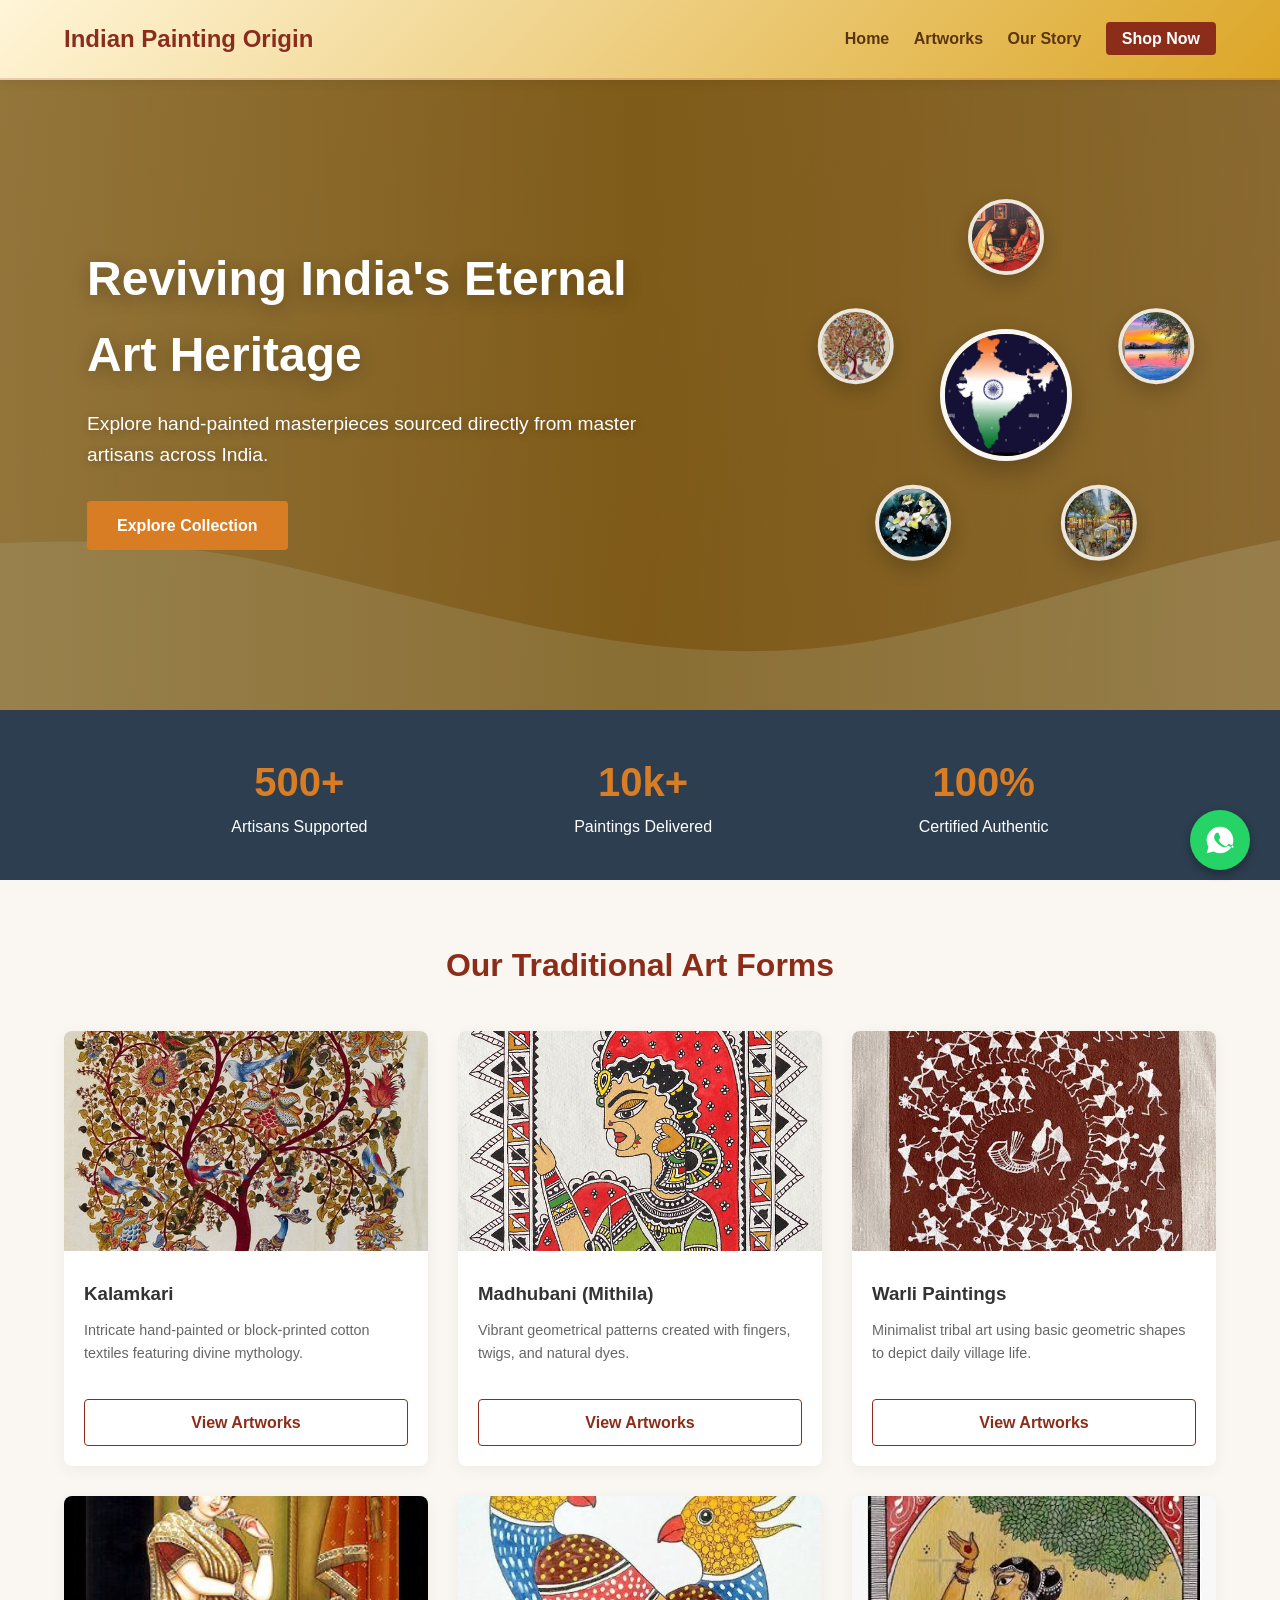
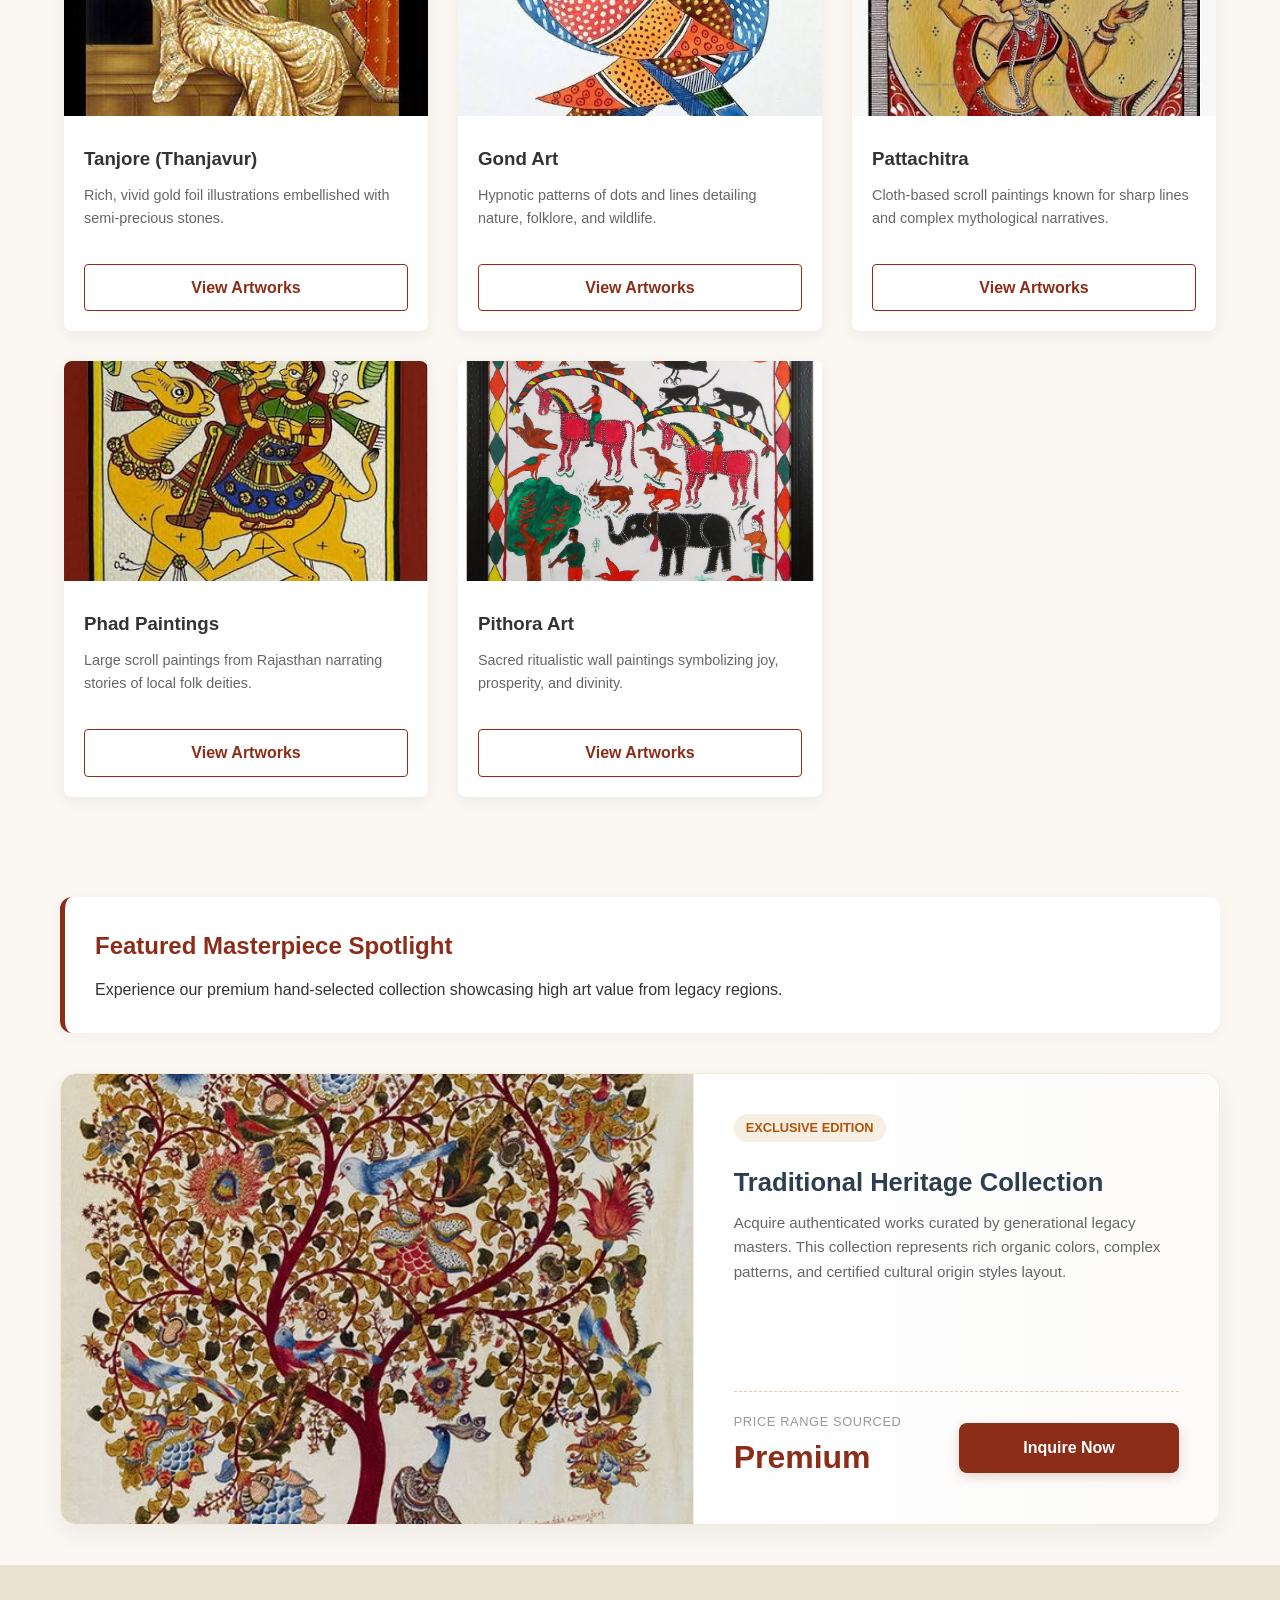
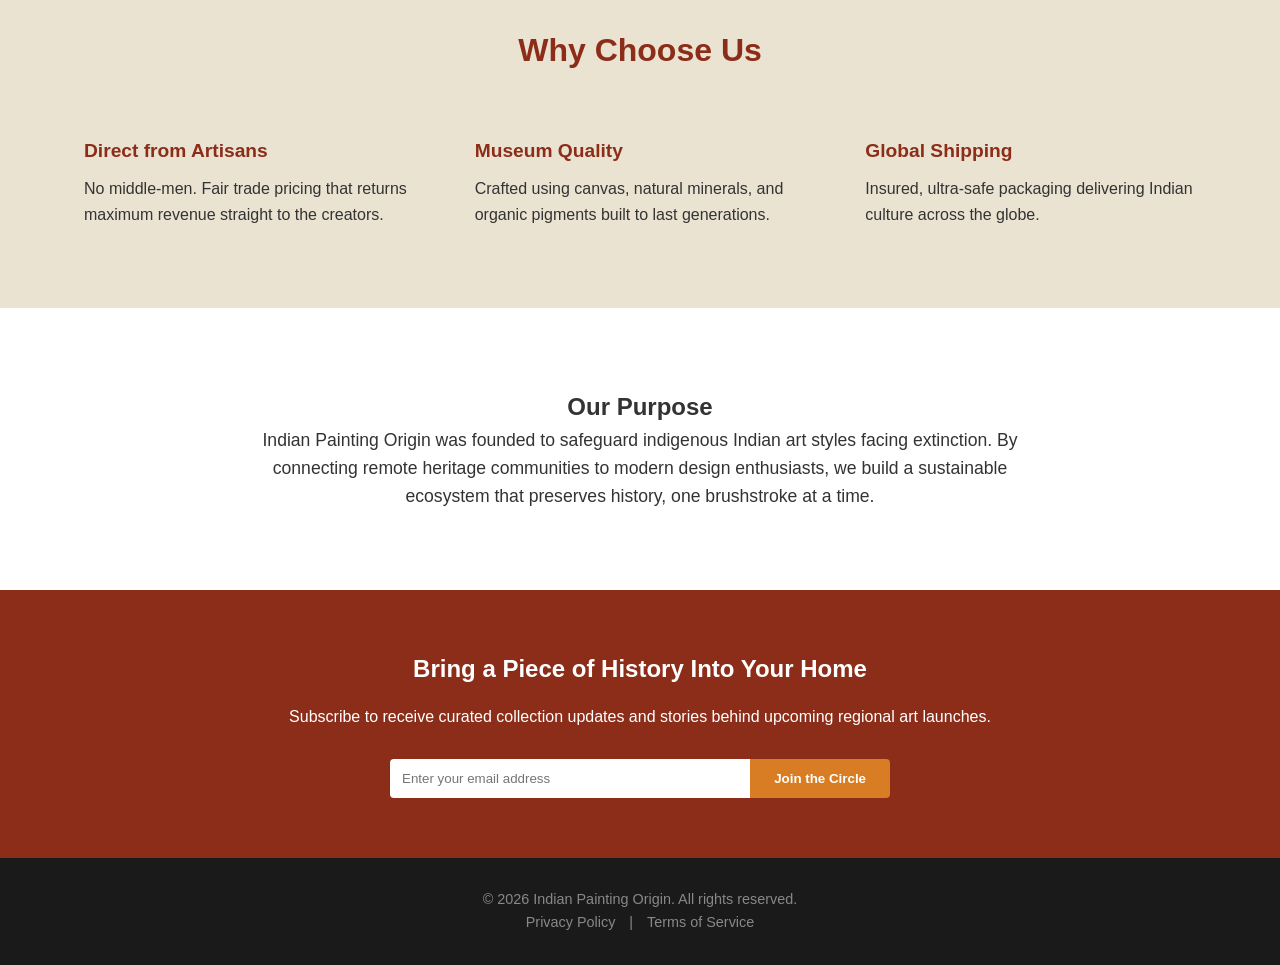
<file: index.html>
<!DOCTYPE html>
<html lang="en">
<head>
    <meta charset="UTF-8">
    <meta name="viewport" content="width=device-width, initial-scale=1.0">
    <title>Indian Painting Origin | Authentic Traditional Art</title>
    <link rel="stylesheet" href="styles.css">
</head>
<body>

    <header class="site-header">
        <div class="logo">Indian Painting Origin</div>
        <nav class="navbar">
            <a href="#hero">Home</a>
            <a href="artworks.html">Artworks</a>
            <a href="about.html">Our Story</a>
            <a href="contact.html" class="nav-cta">Shop Now</a>
        </nav>
    </header>

    <section id="hero" class="hero-section">
        <div class="hero-left-panel">
            <div class="hero-content">
                <h1>Reviving India's Eternal Art Heritage</h1>
                <p>Explore hand-painted masterpieces sourced directly from master artisans across India.</p>
                <a href="#products" class="btn-primary">Explore Collection</a>
            </div>
        </div>

        <div class="circular-images" aria-hidden="true">
            <img class="center-photo-circle" src="/images/5.jpg" alt="Featured artwork">
            <img class="circle-photo" src="/images/1.jpg" alt="Artistic sample 1">
            <img class="circle-photo" src="/images/2.jpg" alt="Artistic sample 2">
            <img class="circle-photo" src="/images/3.jpg" alt="Artistic sample 3">
            <img class="circle-photo" src="/images/4.jpg" alt="Artistic sample 4">
            <img class="circle-photo" src="images/first.avif" alt="Artistic sample 5">
        </div>
    </section>

    <section class="trust-section">
        <div class="metric-card">
            <h3>500+</h3>
            <p>Artisans Supported</p>
        </div>
        <div class="metric-card">
            <h3>10k+</h3>
            <p>Paintings Delivered</p>
        </div>
        <div class="metric-card">
            <h3>100%</h3>
            <p>Certified Authentic</p>
        </div>
    </section>

    <section id="products" class="products-section">
        <h2 class="section-title">Our Traditional Art Forms</h2>
        <div class="product-grid">
           
            <div class="product-card">
                <img src="/images/first.avif" alt="Kalamkari Painting">
                <div class="product-info">
                    <h3>Kalamkari</h3>
                    <p>Intricate hand-painted or block-printed cotton textiles featuring divine mythology.</p>
                    <a href="kalamkari.html" class="buy-btn" style="display:block; text-align:center; text-decoration:none;">View Artworks</a>
                </div>
            </div>

            <div class="product-card">
                <img src="/images/secound.jpg" alt="Madhubani Painting">
                <div class="product-info">
                    <h3>Madhubani (Mithila)</h3>
                    <p>Vibrant geometrical patterns created with fingers, twigs, and natural dyes.</p>
                    <a href="madhubani.html" class="buy-btn" style="display:block; text-align:center; text-decoration:none;">View Artworks</a>
                </div>
            </div>

            <div class="product-card">
                <img src="/images/thid.jpg" alt="Warli Painting">
                <div class="product-info">
                    <h3>Warli Paintings</h3>
                    <p>Minimalist tribal art using basic geometric shapes to depict daily village life.</p>
                    <a href="warli.html" class="buy-btn" style="display:block; text-align:center; text-decoration:none;">View Artworks</a>
                </div>
            </div>

            <div class="product-card">
                <img src="/images/four.jpg" alt="Tanjore Painting">
                <div class="product-info">
                    <h3>Tanjore (Thanjavur)</h3>
                    <p>Rich, vivid gold foil illustrations embellished with semi-precious stones.</p>
                    <a href="tanjore.html" class="buy-btn" style="display:block; text-align:center; text-decoration:none;">View Artworks</a>
                </div>
            </div>

            <div class="product-card">
                <img src="/images/five.jpg" alt="Gond Art">
                <div class="product-info">
                    <h3>Gond Art</h3>
                    <p>Hypnotic patterns of dots and lines detailing nature, folklore, and wildlife.</p>
                    <a href="gond.html" class="buy-btn" style="display:block; text-align:center; text-decoration:none;">View Artworks</a>
                </div>
            </div>

            <div class="product-card">
                <img src="/images/six.jpg" alt="Pattachitra Painting">
                <div class="product-info">
                    <h3>Pattachitra</h3>
                    <p>Cloth-based scroll paintings known for sharp lines and complex mythological narratives.</p>
                    <a href="pattachitra.html" class="buy-btn" style="display:block; text-align:center; text-decoration:none;">View Artworks</a>
                </div>
            </div>

            <div class="product-card">
                <img src="/images/seven.jpg" alt="Phad Painting">
                <div class="product-info">
                    <h3>Phad Paintings</h3>
                    <p>Large scroll paintings from Rajasthan narrating stories of local folk deities.</p>
                    <a href="phad.html" class="buy-btn" style="display:block; text-align:center; text-decoration:none;">View Artworks</a>
                </div>
            </div>

            <div class="product-card">
                <img src="/images/eight.jpg" alt="Pithora Art">
                <div class="product-info">
                    <h3>Pithora Art</h3>
                    <p>Sacred ritualistic wall paintings symbolizing joy, prosperity, and divinity.</p>
                    <a href="pithora.html" class="buy-btn" style="display:block; text-align:center; text-decoration:none;">View Artworks</a>
                </div>
            </div>

        </div>
    </section>

    <section class="art-detail-container">
        <div class="art-intro-block">
            <h1>Featured Masterpiece Spotlight</h1>
            <p>Experience our premium hand-selected collection showcasing high art value from legacy regions.</p>
        </div>
        
        <div class="gallery-listing">
            <div class="gallery-item-row">
                <div class="item-visual-left">
                    <img src="/images/first.avif" alt="Featured Indian Heritage Painting Collection">
                </div>
                <div class="item-checkout-right">
                    <span class="item-meta-tag">Exclusive Edition</span>
                    <h2 class="item-title">Traditional Heritage Collection</h2>
                    <p class="item-description">Acquire authenticated works curated by generational legacy masters. This collection represents rich organic colors, complex patterns, and certified cultural origin styles layout.</p>
                    
                    <div class="item-pricing-zone">
                        <div class="price-display">
                            <span class="price-label">Price Range Sourced</span>
                            <span class="price-value">Premium</span>
                        </div>
                        <button class="add-to-cart-action">Inquire Now</button>
                    </div>
                </div>
            </div>
        </div>
    </section>

    <section class="features-section">
        <h2 class="section-title">Why Choose Us</h2>
        <div class="features-container">
            <div class="feature-item">
                <h4>Direct from Artisans</h4>
                <p>No middle-men. Fair trade pricing that returns maximum revenue straight to the creators.</p>
            </div>
            <div class="feature-item">
                <h4>Museum Quality</h4>
                <p>Crafted using canvas, natural minerals, and organic pigments built to last generations.</p>
            </div>
            <div class="feature-item">
                <h4>Global Shipping</h4>
                <p>Insured, ultra-safe packaging delivering Indian culture across the globe.</p>
            </div>
        </div>
    </section>

    <section id="about" class="about-section">
        <div class="about-content">
            <h2>Our Purpose</h2>
            <p>Indian Painting Origin was founded to safeguard indigenous Indian art styles facing extinction. By connecting remote heritage communities to modern design enthusiasts, we build a sustainable ecosystem that preserves history, one brushstroke at a time.</p>
        </div>
    </section>

    <section id="contact" class="cta-section">
        <h2>Bring a Piece of History Into Your Home</h2>
        <p>Subscribe to receive curated collection updates and stories behind upcoming regional art launches.</p>
        <form class="cta-form" id="newsletterForm">
            <input type="email" id="emailInput" placeholder="Enter your email address" required>
            <button type="submit" class="btn-submit">Join the Circle</button>
        </form>
    </section>

    <footer class="site-footer">
        <p>&copy; 2026 Indian Painting Origin. All rights reserved.</p>
        <div class="footer-links">
            <a href="#">Privacy Policy</a> | <a href="#">Terms of Service</a>
        </div>
    </footer>

    <a href="https://wa.me/YOUR_PHONE_NUMBER" class="whatsapp-floating-btn" target="_blank" rel="noopener noreferrer" aria-label="Chat on WhatsApp">
        <svg width="32" height="32" viewBox="0 0 24 24" fill="#fff" xmlns="http://www.w3.org/2000/svg">
            <path d="M12.004 2C6.48 2 2 6.48 2 12.004c0 1.848.502 3.578 1.377 5.078L2 22l5.07-1.347a9.97 9.97 0 0 0 4.934 1.351c5.524 0 10.004-4.48 10.004-10.004C22.008 6.48 17.528 2 12.004 2zm5.79 14.15c-.247.697-1.21 1.294-1.685 1.343-.45.048-.916.074-2.822-.68a10.89 10.89 0 0 1-4.757-4.195c-.567-.757-.91-1.643-.91-2.573 0-1.89 1.002-2.776 1.353-3.13.247-.247.64-.343.987-.343.111 0 .21.005.297.01.258.01.517.023.743.518.29.636.986 2.41 1.074 2.593.09.183.136.4.015.636-.088.183-.18.31-.357.518-.18.203-.38.384-.543.585-.184.218-.376.455-.16.828.216.372.955 1.573 2.052 2.551 1.405 1.255 2.585 1.644 2.955 1.83.37.185.586.155.803-.092.217-.247.925-1.077 1.173-1.444.246-.367.494-.294.823-.171.33.123 2.1.988 2.457 1.168.358.18.597.268.684.417.088.15.088.854-.158 1.55z"/>
        </svg>
        <span class="tooltip-text">Chat with Us</span>
    </a>

    <script src="script.js"></script>
</body>
</html>
</file>
<file: styles.css>
/* ==========================================================================
   1. GLOBAL RESETS & TYPOGRAPHY
   ========================================================================== */
* {
    margin: 0;
    padding: 0;
    box-sizing: border-box; /* Layout calculation model that includes borders/padding inside widths */
}

body {
    font-family: 'Segoe UI', Tahoma, Geneva, Verdana, sans-serif;
    color: #333;
    line-height: 1.6;
    background-color: #faf7f2; /* Soft ivory/cream tint to complement traditional art themes */
}

/* ==========================================================================
   2. HEADER & NAVBAR STYLES
   ========================================================================== */
.site-header {
    background: linear-gradient(135deg, rgba(255,245,214,0.95), rgba(218, 161, 27, 0.95));
    display: flex;
    justify-content: space-between;
    align-items: center;
    padding: 20px 5%;
    position: sticky;
    top: 0;
    z-index: 1000;
    box-shadow: 0 2px 10px rgba(0, 0, 0, 0.08);
    border-bottom: 2px solid rgba(140, 45, 25, 0.2);
}

.logo {
    font-size: 1.5rem;
    font-weight: bold;
    color: #8c2d19;
    text-shadow: 0 1px 2px rgba(255,255,255,0.4);
}

.navbar a {
    text-decoration: none;
    color: #5a3510;
    margin-left: 20px;
    font-weight: 600;
    transition: color 0.3s ease;
}

.navbar a:hover {
    color: #8c2d19;
}

.navbar .nav-cta {
    background-color: #8c2d19;
    color: #fff;
    padding: 8px 16px;
    border-radius: 4px;
}

.navbar .nav-cta:hover {
    background-color: #611e0f;
    color: #fff;
}

/* ==========================================================================
   3. HERO SECTION STYLES
   ========================================================================== */
.hero-section {
    background: linear-gradient(rgba(36, 24, 10, 0.45), rgba(36, 24, 10, 0.45)), url('images/header-painting.svg') no-repeat center center/cover;
    min-height: 70vh;
    display: flex;
    justify-content: space-between;
    align-items: center;
    text-align: left;
    color: #ffffff;
    position: relative;
    overflow: hidden;
    padding: 40px 5%;
    gap: 32px;
    flex-wrap: wrap;
}

.hero-section::before {
    content: '';
    position: absolute;
    inset: 0;
    background: linear-gradient(90deg, rgba(255,255,255,0.12), rgba(255,255,255,0), rgba(255,255,255,0.12));
    pointer-events: none;
}

.hero-left-panel {
    position: relative;
    z-index: 1;
    max-width: 620px;
    margin-left: 2%;
    display: flex;
    flex-direction: column;
    gap: 20px;
}

.hero-content {
    max-width: 620px;
    position: relative;
}

.hero-content h1 {
    font-size: 3rem;
    margin-bottom: 15px;
    text-shadow: 0 4px 18px rgba(0,0,0,0.25);
}

.hero-content p {
    font-size: 1.2rem;
    margin-bottom: 30px;
    text-shadow: 0 2px 10px rgba(0,0,0,0.25);
}

.btn-primary {
    display: inline-block;
    padding: 12px 30px;
    background-color: #d97d24; /* Warm marigold yellow-orange button */
    color: #fff;
    text-decoration: none;
    font-weight: bold;
    border-radius: 4px;
    transition: background 0.3s;
}

.btn-primary:hover {
    background-color: #b56214;
}

/* --- HERO ORBITAL CIRCULAR IMAGES --- */
.circular-images {
    position: relative;
    right: auto;
    top: auto;
    transform: none;
    width: 420px;
    height: 420px;
    z-index: 0;
    flex-shrink: 0;
}

.circular-images .circle-photo,
.circular-images .center-photo-circle {
    pointer-events: none;
}

.circular-images .circle-photo {
    position: absolute;
    top: 50%;
    left: 50%;
    width: 76px;
    height: 76px;
    border-radius: 50%;
    border: 4px solid rgba(255,255,255,0.85);
    object-fit: cover;
    box-shadow: 0 8px 20px rgba(0,0,0,0.2);
    transform: translate(-50%, -50%) rotate(var(--angle)) translateY(calc(-1 * var(--orbit))) rotate(calc(-1 * var(--angle)));
    user-select: none;
}

.circular-images .center-photo-circle {
    position: absolute;
    top: 50%;
    left: 50%;
    transform: translate(-50%, -50%);
    width: 132px;
    height: 132px;
    border-radius: 50%;
    border: 5px solid rgba(255,255,255,0.95);
    object-fit: cover;
    box-shadow: 0 10px 24px rgba(0,0,0,0.25);
    z-index: 2;
    user-select: none;
}

.circular-images .circle-photo:nth-child(2) { --angle: 0deg; --orbit: 158px; }
.circular-images .circle-photo:nth-child(3) { --angle: 72deg; --orbit: 158px; }
.circular-images .circle-photo:nth-child(4) { --angle: 144deg; --orbit: 158px; }
.circular-images .circle-photo:nth-child(5) { --angle: 216deg; --orbit: 158px; }
.circular-images .circle-photo:nth-child(6) { --angle: 288deg; --orbit: 158px; }

/* ==========================================================================
   4. TRUST & METRICS SECTION STYLES
   ========================================================================== */
.trust-section {
    background-color: #2c3e50; /* Contrasting deep slate background for metrics visibility */
    color: #fff;
    display: flex;
    justify-content: space-around;
    padding: 40px 10%;
    text-align: center;
}

.metric-card h3 {
    font-size: 2.5rem;
    color: #d97d24;
}

/* ==========================================================================
   5. PRODUCTS GRID SECTION STYLES
   ========================================================================== */
.products-section {
    padding: 60px 5%;
}

.section-title {
    text-align: center;
    font-size: 2rem;
    margin-bottom: 40px;
    color: #8c2d19;
}

.product-grid {
    display: grid;
    /* Automatically creates columns based on available space with a minimum card width of 280px */
    grid-template-columns: repeat(auto-fit, minmax(280px, 1fr));
    gap: 30px; /* Space between rows and columns */
}

.product-card {
    background-color: #fff;
    border-radius: 8px;
    overflow: hidden; /* Ensures image corners match card border radius */
    box-shadow: 0 4px 15px rgba(0, 0, 0, 0.05);
    transition: transform 0.3s ease;
}

.product-card:hover {
    transform: translateY(-5px); /* Gentle interactive lifting movement on hover */
}

.product-card img {
    width: 100%;
    height: 220px;
    object-fit: cover; /* Keeps image proportions regular across varying image layouts */
}

.product-info {
    padding: 20px;
}

.product-info h3 {
    margin-bottom: 10px;
    color: #333;
}

.product-info p {
    font-size: 0.9rem;
    color: #666;
    margin-bottom: 20px;
    height: 60px; /* Aligns text flow across uniform height restrictions */
    overflow: hidden;
}

.buy-btn {
    width: 100%;
    padding: 10px;
    border: 1px solid #8c2d19;
    background: transparent;
    color: #8c2d19;
    font-weight: bold;
    cursor: pointer;
    border-radius: 4px;
    transition: all 0.3s;
}

.buy-btn:hover {
    background-color: #8c2d19;
    color: #fff;
}

/* ==========================================================================
   6. VALUE FEATURES & HIGHLIGHTS
   ========================================================================== */
.features-section {
    background-color: #eae3d2;
    padding: 60px 5%;
}

.features-container {
    display: flex;
    justify-content: space-between;
    gap: 20px;
    flex-wrap: wrap; /* Wraps items cleanly on smaller screens */
}

.feature-item {
    flex: 1;
    min-width: 250px;
    padding: 20px;
}

.feature-item h4 {
    color: #8c2d19;
    margin-bottom: 10px;
    font-size: 1.2rem;
}

/* ==========================================================================
   7. ABOUT / MISSION BLOCK
   ========================================================================== */
.about-section {
    padding: 80px 15%;
    text-align: center;
    background-color: #fff;
}

.about-content p {
    font-size: 1.1rem;
    max-width: 800px;
    margin: 0 auto;
}

/* ==========================================================================
   8. CALL TO ACTION (NEWSLETTER FORM)
   ========================================================================== */
.cta-section {
    background-color: #8c2d19;
    color: #fff;
    text-align: center;
    padding: 60px 5%;
}

.cta-section h2 {
    margin-bottom: 15px;
}

.cta-section p {
    margin-bottom: 30px;
}

.cta-form {
    display: flex;
    justify-content: center;
    max-width: 500px;
    margin: 0 auto;
}

.cta-form input {
    flex: 1;
    padding: 12px;
    border: none;
    border-radius: 4px 0 0 4px; /* Matches rounded edges cleanly with the flat button side */
}

.btn-submit {
    padding: 12px 24px;
    background-color: #d97d24;
    border: none;
    color: #fff;
    font-weight: bold;
    border-radius: 0 4px 4px 0;
    cursor: pointer;
    transition: background 0.3s;
}

.btn-submit:hover {
    background-color: #b56214;
}

/* ==========================================================================
   9. FOOTER STYLES
   ========================================================================== */
.site-footer {
    background-color: #1a1a1a;
    color: #888;
    text-align: center;
    padding: 30px 5%;
    font-size: 0.9rem;
}

.footer-links a {
    color: #888;
    text-decoration: none;
    margin: 0 10px;
}

.footer-links a:hover {
    color: #fff;
}

/* ==========================================================================
   10. ARTWORKS DISPLAY PAGE SPECIFICS
   ========================================================================== */
.artworks-hero {
    background: linear-gradient(135deg, #7c2d12, #b45309);
    color: #fff;
    padding: 80px 5%;
}

.artworks-hero__content {
    max-width: 800px;
    margin: 0 auto;
}

.eyebrow {
    text-transform: uppercase;
    letter-spacing: 0.25em;
    font-size: 0.8rem;
    font-weight: 700;
    margin-bottom: 10px;
    opacity: 0.9;
}

.artworks-hero h1 {
    font-size: 2.4rem;
    margin-bottom: 12px;
}

.artworks-section {
    padding: 40px 5% 80px;
    display: grid;
    gap: 24px;
}

/* --- REGIONAL ART CATEGORY CARDS --- */
.artwork-card {
    border-radius: 22px;
    padding: 24px;
    box-shadow: 0 12px 30px rgba(0,0,0,0.08);
}

.artwork-card--kalamkari   { background: #fdf2d8; }
.artwork-card--madhubani   { background: #fde68a; }
.artwork-card--warli       { background: #fef3c7; }
.artwork-card--tanjore     { background: #fce7f3; }
.artwork-card--gond        { background: #dcfce7; }
.artwork-card--pattachitra { background: #e0f2fe; }
.artwork-card--phad        { background: #f5e0c3; }
.artwork-card--pithora     { background: #f3e8ff; }

.artwork-card__header {
    display: flex;
    justify-content: space-between;
    align-items: center;
    gap: 16px;
    margin-bottom: 12px;
}

.artwork-card h2 {
    color: #6b2c0f;
    margin-top: 4px;
}

.artwork-tag {
    font-size: 0.85rem;
    font-weight: 700;
    letter-spacing: 0.08em;
    text-transform: uppercase;
    color: #7c2d12;
}

.artwork-badge {
    background: rgba(255,255,255,0.7);
    padding: 8px 12px;
    border-radius: 999px;
    font-size: 0.8rem;
    font-weight: 600;
    color: #4a2c0f;
}

.artwork-history {
    margin-bottom: 16px;
    color: #5b3a22;
}

.artwork-grid {
    display: grid;
    grid-template-columns: repeat(auto-fit, minmax(180px, 1fr));
    gap: 16px;
}

.art-image-card {
    background: rgba(255,255,255,0.7);
    border-radius: 14px;
    overflow: hidden;
    box-shadow: 0 8px 20px rgba(0,0,0,0.06);
}

.art-image-card img {
    width: 100%;
    height: 150px;
    object-fit: cover;
    display: block;
}

.art-image-meta {
    display: flex;
    justify-content: space-between;
    align-items: center;
    padding: 10px 12px;
    font-size: 0.9rem;
    color: #4a2f0f;
}

.art-image-meta button {
    border: none;
    background: #8c2d19;
    color: #fff;
    padding: 6px 10px;
    border-radius: 999px;
    cursor: pointer;
}

/* ==========================================================================
   11. NEW SECTIONS (ABOUT PAGE & CONTACT ARCHITECTURES)
   ========================================================================== */

/* --- ABOUT PAGE LAYOUT MECHANICS --- */
.story-container {
    padding: 60px 10%;
}

.story-row {
    display: flex;
    align-items: center;
    gap: 50px;
    margin-bottom: 60px;
}

/* Switches column order layout dynamically for asymmetric layout designs */
.reverse-row {
    flex-direction: row-reverse;
}

.story-image {
    flex: 1;
}

.story-image img {
    width: 100%;
    border-radius: 8px;
    box-shadow: 0 5px 15px rgba(0,0,0,0.1);
}

.story-text {
    flex: 1;
}

.story-text h2 {
    color: #8c2d19;
    margin-bottom: 20px;
}

/* --- INLINE CONTACT SPLIT LAYOUT (ARTWORKS INTERFACE) --- */
.contact-section {
    background: #f7efe3;
    padding: 60px 5%;
    display: grid;
    grid-template-columns: 2fr 1fr;
    gap: 24px;
}

.contact-card,
.contact-details {
    background: #fff;
    border-radius: 20px;
    padding: 24px;
    box-shadow: 0 10px 24px rgba(0,0,0,0.06);
}

.contact-form {
    display: flex;
    flex-direction: column;
    gap: 12px;
    margin-top: 16px;
}

.contact-form input,
.contact-form textarea {
    padding: 12px;
    border: 1px solid #e5caa4;
    border-radius: 10px;
    font: inherit;
}

.contact-form button {
    border: none;
    background: #8c2d19;
    color: #fff;
    padding: 12px 16px;
    border-radius: 10px;
    cursor: pointer;
}

.contact-details h3 {
    margin-bottom: 10px;
    color: #7c2d12;
}

/* --- EXCLUSIVE CONTACT LANDING PAGE PROPS --- */
.contact-page-container {
    padding: 80px 10%;
    display: flex;
    justify-content: center;
}

.contact-info-box {
    background: #fff;
    padding: 40px;
    border-radius: 8px;
    box-shadow: 0 4px 20px rgba(0,0,0,0.05);
    max-width: 600px;
    width: 100%;
}

.contact-details p {
    margin: 15px 0;
    font-size: 1.1rem;
}

/* ==========================================================================
   12. WHATSAPP FLOATING BUTTON COMPONENT
   ========================================================================== */
.whatsapp-floating-btn {
    position: fixed; /* Fixes position relative to browser viewpoint borders, staying visible during scrolling */
    bottom: 30px;
    right: 30px;
    background-color: #25d366; /* Official WhatsApp corporate brand color hex code */
    width: 60px;
    height: 60px;
    border-radius: 50%; /* Perfect round circular container */
    display: flex;
    justify-content: center;
    align-items: center;
    box-shadow: 0 4px 10px rgba(0, 0, 0, 0.3);
    z-index: 9999; /* Positions widget above absolutely all content stacks on screen */
    transition: transform 0.3s ease;
}

.whatsapp-floating-btn:hover {
    transform: scale(1.1); /* Slight zoom accentuation during user mouse interaction */
}

/* Tooltip descriptor handling helper rules */
.whatsapp-floating-btn .tooltip-text {
    visibility: hidden;
    width: 100px;
    background-color: #333;
    color: #fff;
    text-align: center;
    border-radius: 6px;
    padding: 5px 0;
    position: absolute;
    z-index: 1;
    right: 75px;
    font-size: 0.8rem;
    opacity: 0;
    transition: opacity 0.3s;
}

.whatsapp-floating-btn:hover .tooltip-text {
    visibility: visible;
    opacity: 1;
}

/* ==========================================================================
   13. MEDIA QUERIES & RESPONSIVE ADAPTABILITY
   ========================================================================== */
@media (max-width: 768px) {
    /* Responsive adjustment for contact layouts */
    .contact-section {
        grid-template-columns: 1fr;
    }

    .artwork-card__header {
        flex-direction: column;
        align-items: flex-start;
    }

    /* Stacks asymmetric story panels vertically on smaller layout spaces */
    .story-row, .reverse-row {
        flex-direction: column;
        gap: 20px;
    }
}

/* ==========================================================================
   14. PRODUCT LANDING PAGES (SPLIT LAYOUT WITH E-COMMERCE CARDS)
   ========================================================================== */
.art-detail-container {
    max-width: 1200px;
    margin: 40px auto;
    padding: 0 20px;
}

.art-intro-block {
    background: #fff;
    padding: 30px;
    border-radius: 12px;
    box-shadow: 0 4px 15px rgba(0,0,0,0.03);
    margin-bottom: 40px;
    border-left: 5px solid #8c2d19;
}

.art-intro-block h1 {
    color: #8c2d19;
    margin-bottom: 12px;
}

.gallery-listing {
    display: flex;
    flex-direction: column;
    gap: 35px;
}

/* Two-Panel Split Layout Mechanics */
.gallery-item-row {
    display: grid;
    grid-template-columns: 1.2fr 1fr; /* Image-focus heavy left distribution */
    background: #fff;
    border-radius: 16px;
    overflow: hidden;
    box-shadow: 0 10px 25px rgba(0,0,0,0.05);
    border: 1px solid rgba(229, 202, 164, 0.4);
}

/* Left Image Panel */
.item-visual-left {
    position: relative;
    background: #fdfbf7;
    display: flex;
    align-items: center;
    justify-content: center;
}

.item-visual-left img {
    width: 100%;
    height: 450px;
    object-fit: cover;
    display: block;
    transition: transform 0.5s ease;
}

.gallery-item-row:hover .item-visual-left img {
    transform: scale(1.02);
}

/* Right E-Commerce Control Panel */
.item-checkout-right {
    padding: 40px;
    display: flex;
    flex-direction: column;
    justify-content: center;
    background: linear-gradient(to right, #ffffff, #fcfbfa);
    border-left: 1px solid #f3ece1;
}

.item-title {
    font-size: 1.6rem;
    color: #2c3e50;
    margin-bottom: 8px;
}

.item-meta-tag {
    display: inline-block;
    align-self: flex-start;
    background: #f7efe3;
    color: #b45309;
    padding: 4px 12px;
    border-radius: 999px;
    font-size: 0.8rem;
    font-weight: 700;
    text-transform: uppercase;
    margin-bottom: 20px;
}

.item-description {
    color: #666;
    font-size: 0.95rem;
    line-height: 1.6;
    margin-bottom: 25px;
}

.item-pricing-zone {
    margin-top: auto;
    padding-top: 20px;
    border-top: 1px dashed #e5caa4;
    display: flex;
    align-items: center;
    justify-content: space-between;
    gap: 20px;
}

.price-display {
    display: flex;
    flex-direction: column;
}

.price-label {
    font-size: 0.8rem;
    color: #999;
    text-transform: uppercase;
    letter-spacing: 0.05em;
}

.price-value {
    font-size: 2rem;
    font-weight: 800;
    color: #8c2d19;
}

.add-to-cart-action {
    flex-grow: 1;
    max-width: 220px;
    background: #8c2d19;
    color: #fff;
    border: none;
    padding: 16px 24px;
    font-size: 1rem;
    font-weight: 700;
    border-radius: 8px;
    cursor: pointer;
    transition: all 0.3s cubic-bezier(0.16, 1, 0.3, 1);
    box-shadow: 0 4px 12px rgba(140, 45, 25, 0.2);
}

.add-to-cart-action:hover {
    background: #611e0f;
    transform: translateY(-2px);
    box-shadow: 0 6px 20px rgba(140, 45, 25, 0.3);
}

/* Responsive Structural Adjustments */
@media (max-width: 900px) {
    .gallery-item-row {
        grid-template-columns: 1fr;
    }
    .item-visual-left img {
        height: 320px;
    }
    .item-checkout-right {
        padding: 30px;
    }
}
</file>
